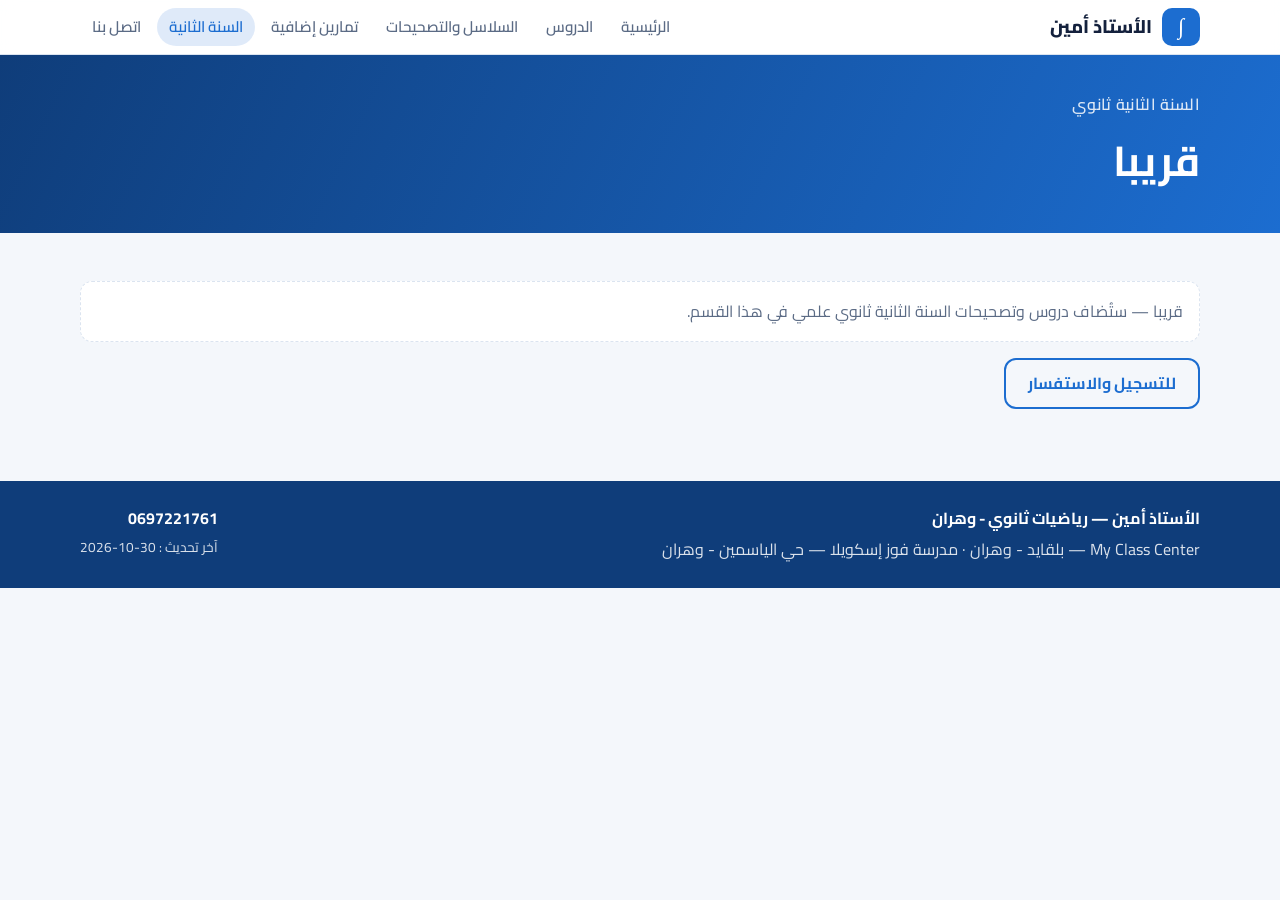
<file: 2as.html>
<!doctype html>
<html lang="ar" dir="rtl">
<head>
  <meta charset="utf-8">
  <meta name="viewport" content="width=device-width, initial-scale=1">
  <title>السنة الثانية ثانوي — الأستاذ أمين</title>
  <meta name="description" content="دروس مصوّرة، سلاسل تمارين وتصحيحات نموذجية لتلاميذ السنة الثالثة ثانوي — بكالوريا 2027">
  <link rel="preconnect" href="https://fonts.googleapis.com">
  <link rel="preconnect" href="https://fonts.gstatic.com" crossorigin>
  <link rel="stylesheet" href="https://fonts.googleapis.com/css2?family=Cairo:wght@400;600;800&display=swap">
  <link rel="stylesheet" href="assets/style.css">
</head>
<body>
<header class="entete">
  <div class="conteneur entete-in">
    <a class="logo" href="index.html"><span class="logo-sym">∫</span><span>الأستاذ أمين</span></a>
    <nav class="menu" aria-label="القائمة الرئيسية">
      <a href="index.html" >الرئيسية</a>
      <a href="index.html#cours" >الدروس</a>
      <a href="sujets.html" >السلاسل والتصحيحات</a>
      <a href="extras.html" >تمارين إضافية</a>
      <a href="2as.html" class="actif">السنة الثانية</a>
      <a href="contact.html" >اتصل بنا</a>
    </nav>
  </div>
</header>
<main>
<section class="bandeau-page">
  <div class="conteneur"><p class="surtitre">السنة الثانية ثانوي</p><h1>قريبا</h1></div>
</section>
<section class="conteneur bloc">
  <p class="vide">قريبا — ستُضاف دروس وتصحيحات السنة الثانية ثانوي علمي في هذا القسم.</p>
  <p><a class="btn btn-contour" href="contact.html">للتسجيل والاستفسار</a></p>
</section>
</main>
<footer class="pied">
  <div class="conteneur pied-in">
    <div>
      <strong>الأستاذ أمين — رياضيات ثانوي - وهران</strong>
      <p>My Class Center — بلقايد - وهران · مدرسة فوز إسكويلا — حي الياسمين - وهران</p>
    </div>
    <div>
      <a href="tel:0697221761" dir="ltr">0697221761</a>
      <p class="petit">آخر تحديث : <span dir="ltr">2026-10-30</span></p>
    </div>
  </div>
</footer>
<script src="assets/site.js" defer></script>
</body>
</html>
</file>
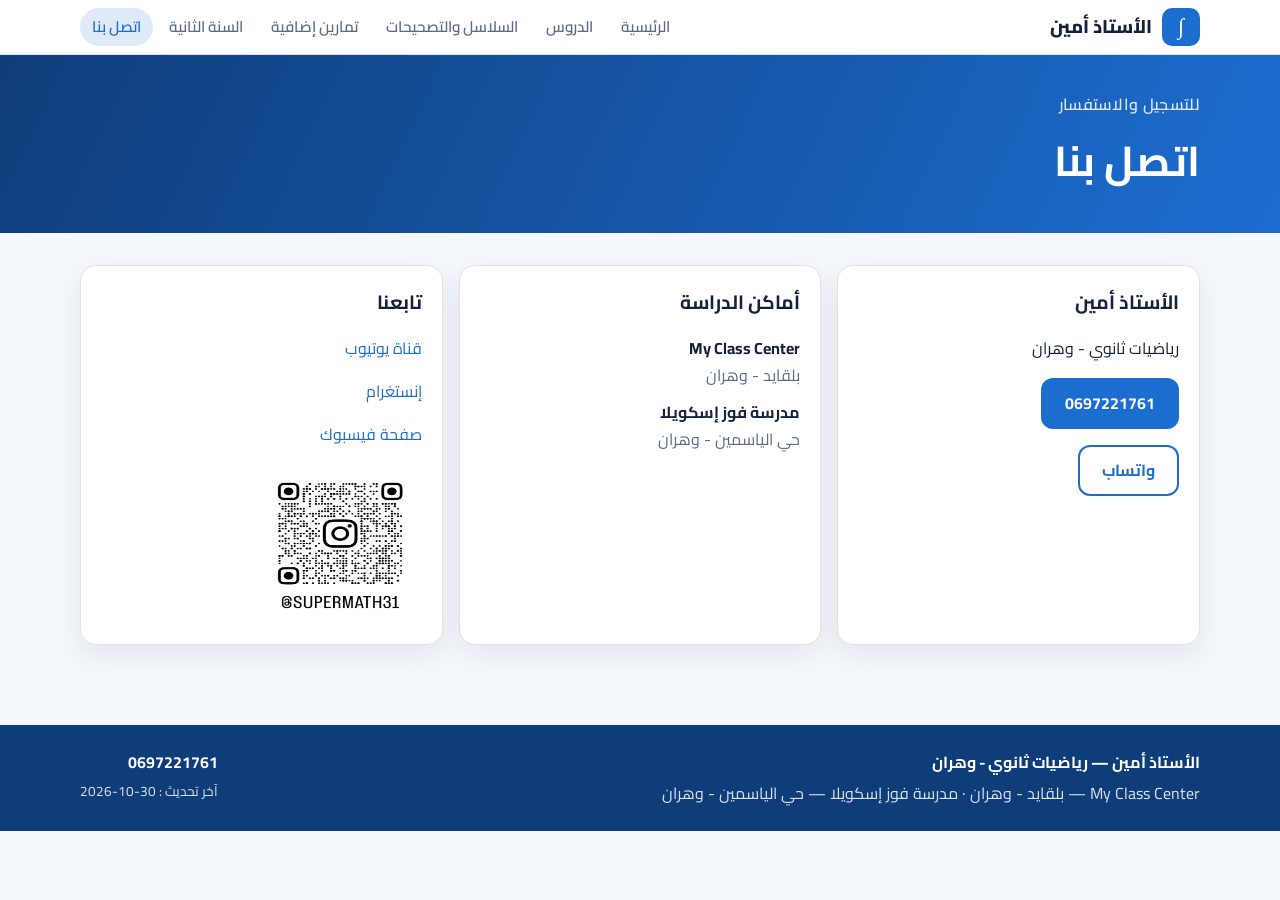
<file: contact.html>
<!doctype html>
<html lang="ar" dir="rtl">
<head>
  <meta charset="utf-8">
  <meta name="viewport" content="width=device-width, initial-scale=1">
  <title>اتصل بنا — الأستاذ أمين</title>
  <meta name="description" content="دروس مصوّرة، سلاسل تمارين وتصحيحات نموذجية لتلاميذ السنة الثالثة ثانوي — بكالوريا 2027">
  <link rel="preconnect" href="https://fonts.googleapis.com">
  <link rel="preconnect" href="https://fonts.gstatic.com" crossorigin>
  <link rel="stylesheet" href="https://fonts.googleapis.com/css2?family=Cairo:wght@400;600;800&display=swap">
  <link rel="stylesheet" href="assets/style.css">
</head>
<body>
<header class="entete">
  <div class="conteneur entete-in">
    <a class="logo" href="index.html"><span class="logo-sym">∫</span><span>الأستاذ أمين</span></a>
    <nav class="menu" aria-label="القائمة الرئيسية">
      <a href="index.html" >الرئيسية</a>
      <a href="index.html#cours" >الدروس</a>
      <a href="sujets.html" >السلاسل والتصحيحات</a>
      <a href="extras.html" >تمارين إضافية</a>
      <a href="2as.html" >السنة الثانية</a>
      <a href="contact.html" class="actif">اتصل بنا</a>
    </nav>
  </div>
</header>
<main>
<section class="bandeau-page">
  <div class="conteneur"><p class="surtitre">للتسجيل والاستفسار</p><h1>اتصل بنا</h1></div>
</section>
<section class="conteneur bloc contact">
  <div class="contact-carte">
    <h2>الأستاذ أمين</h2>
    <p>رياضيات ثانوي - وهران</p>
    <p><a class="btn btn-plein" href="tel:0697221761" dir="ltr">0697221761</a></p>
    <p><a class="btn btn-contour" href="https://wa.me/213697221761" target="_blank" rel="noopener">واتساب</a></p>
  </div>
  <div class="contact-carte">
    <h2>أماكن الدراسة</h2>
    <ul class="ecoles">
<li><strong>My Class Center</strong><span>بلقايد - وهران</span></li><li><strong>مدرسة فوز إسكويلا</strong><span>حي الياسمين - وهران</span></li>    </ul>
  </div>
  <div class="contact-carte">
    <h2>تابعنا</h2>
    <p><a href="https://www.youtube.com/@supermab4147" target="_blank" rel="noopener">قناة يوتيوب</a></p>
<p><a href="https://www.instagram.com/supermath31/" target="_blank" rel="noopener">إنستغرام</a></p><p><a href="https://www.facebook.com/MATHfromMAB" target="_blank" rel="noopener">صفحة فيسبوك</a></p><img class="qr" src="assets/qr-instagram.png" alt="رمز QR لحساب إنستغرام" width="160" height="160">  </div>
</section>
</main>
<footer class="pied">
  <div class="conteneur pied-in">
    <div>
      <strong>الأستاذ أمين — رياضيات ثانوي - وهران</strong>
      <p>My Class Center — بلقايد - وهران · مدرسة فوز إسكويلا — حي الياسمين - وهران</p>
    </div>
    <div>
      <a href="tel:0697221761" dir="ltr">0697221761</a>
      <p class="petit">آخر تحديث : <span dir="ltr">2026-10-30</span></p>
    </div>
  </div>
</footer>
<script src="assets/site.js" defer></script>
</body>
</html>
</file>
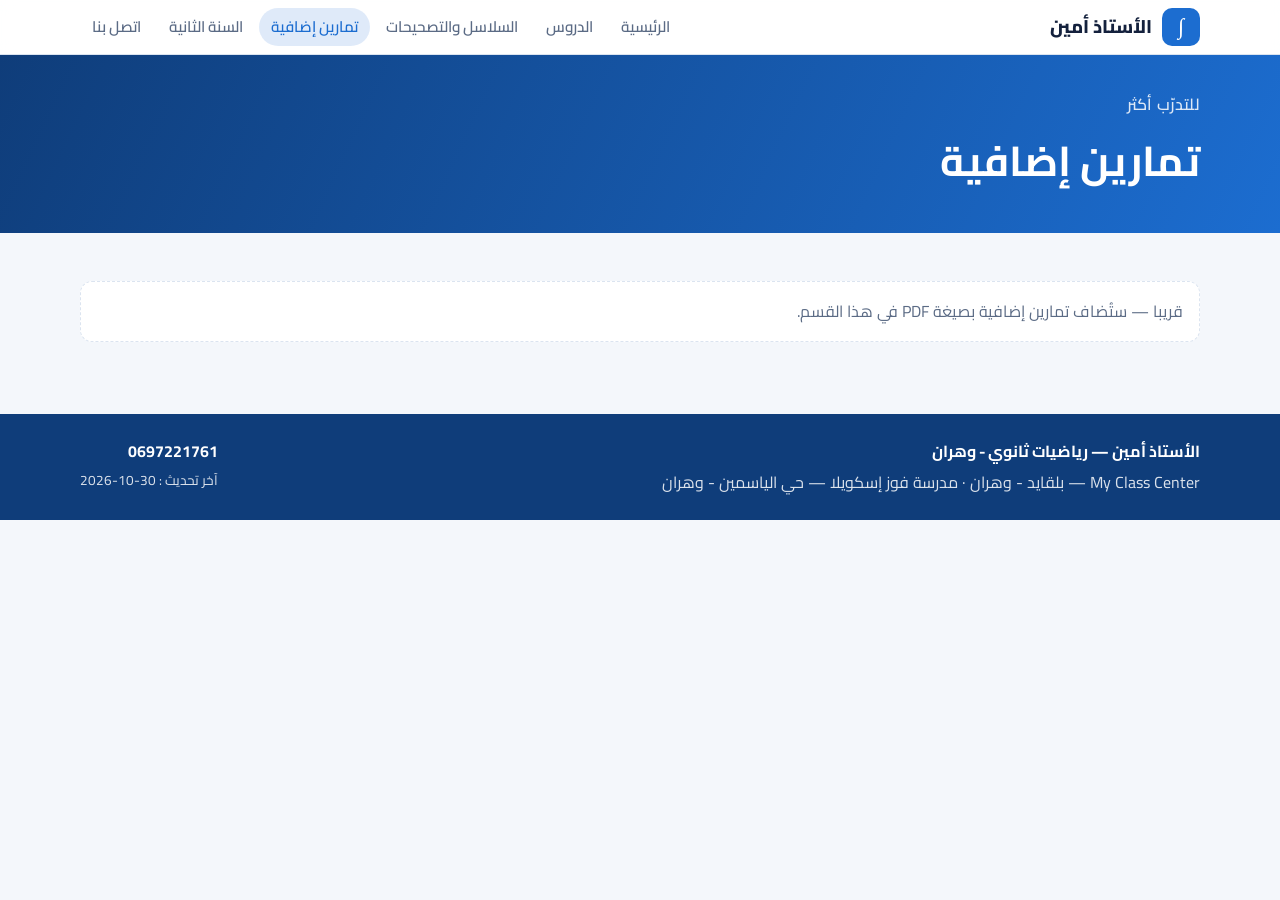
<file: extras.html>
<!doctype html>
<html lang="ar" dir="rtl">
<head>
  <meta charset="utf-8">
  <meta name="viewport" content="width=device-width, initial-scale=1">
  <title>تمارين إضافية — الأستاذ أمين</title>
  <meta name="description" content="دروس مصوّرة، سلاسل تمارين وتصحيحات نموذجية لتلاميذ السنة الثالثة ثانوي — بكالوريا 2027">
  <link rel="preconnect" href="https://fonts.googleapis.com">
  <link rel="preconnect" href="https://fonts.gstatic.com" crossorigin>
  <link rel="stylesheet" href="https://fonts.googleapis.com/css2?family=Cairo:wght@400;600;800&display=swap">
  <link rel="stylesheet" href="assets/style.css">
</head>
<body>
<header class="entete">
  <div class="conteneur entete-in">
    <a class="logo" href="index.html"><span class="logo-sym">∫</span><span>الأستاذ أمين</span></a>
    <nav class="menu" aria-label="القائمة الرئيسية">
      <a href="index.html" >الرئيسية</a>
      <a href="index.html#cours" >الدروس</a>
      <a href="sujets.html" >السلاسل والتصحيحات</a>
      <a href="extras.html" class="actif">تمارين إضافية</a>
      <a href="2as.html" >السنة الثانية</a>
      <a href="contact.html" >اتصل بنا</a>
    </nav>
  </div>
</header>
<main>
<section class="bandeau-page">
  <div class="conteneur"><p class="surtitre">للتدرّب أكثر</p><h1>تمارين إضافية</h1></div>
</section>
<section class="conteneur bloc">
  <p class="vide">قريبا — ستُضاف تمارين إضافية بصيغة PDF في هذا القسم.</p>
</section>
</main>
<footer class="pied">
  <div class="conteneur pied-in">
    <div>
      <strong>الأستاذ أمين — رياضيات ثانوي - وهران</strong>
      <p>My Class Center — بلقايد - وهران · مدرسة فوز إسكويلا — حي الياسمين - وهران</p>
    </div>
    <div>
      <a href="tel:0697221761" dir="ltr">0697221761</a>
      <p class="petit">آخر تحديث : <span dir="ltr">2026-10-30</span></p>
    </div>
  </div>
</footer>
<script src="assets/site.js" defer></script>
</body>
</html>
</file>
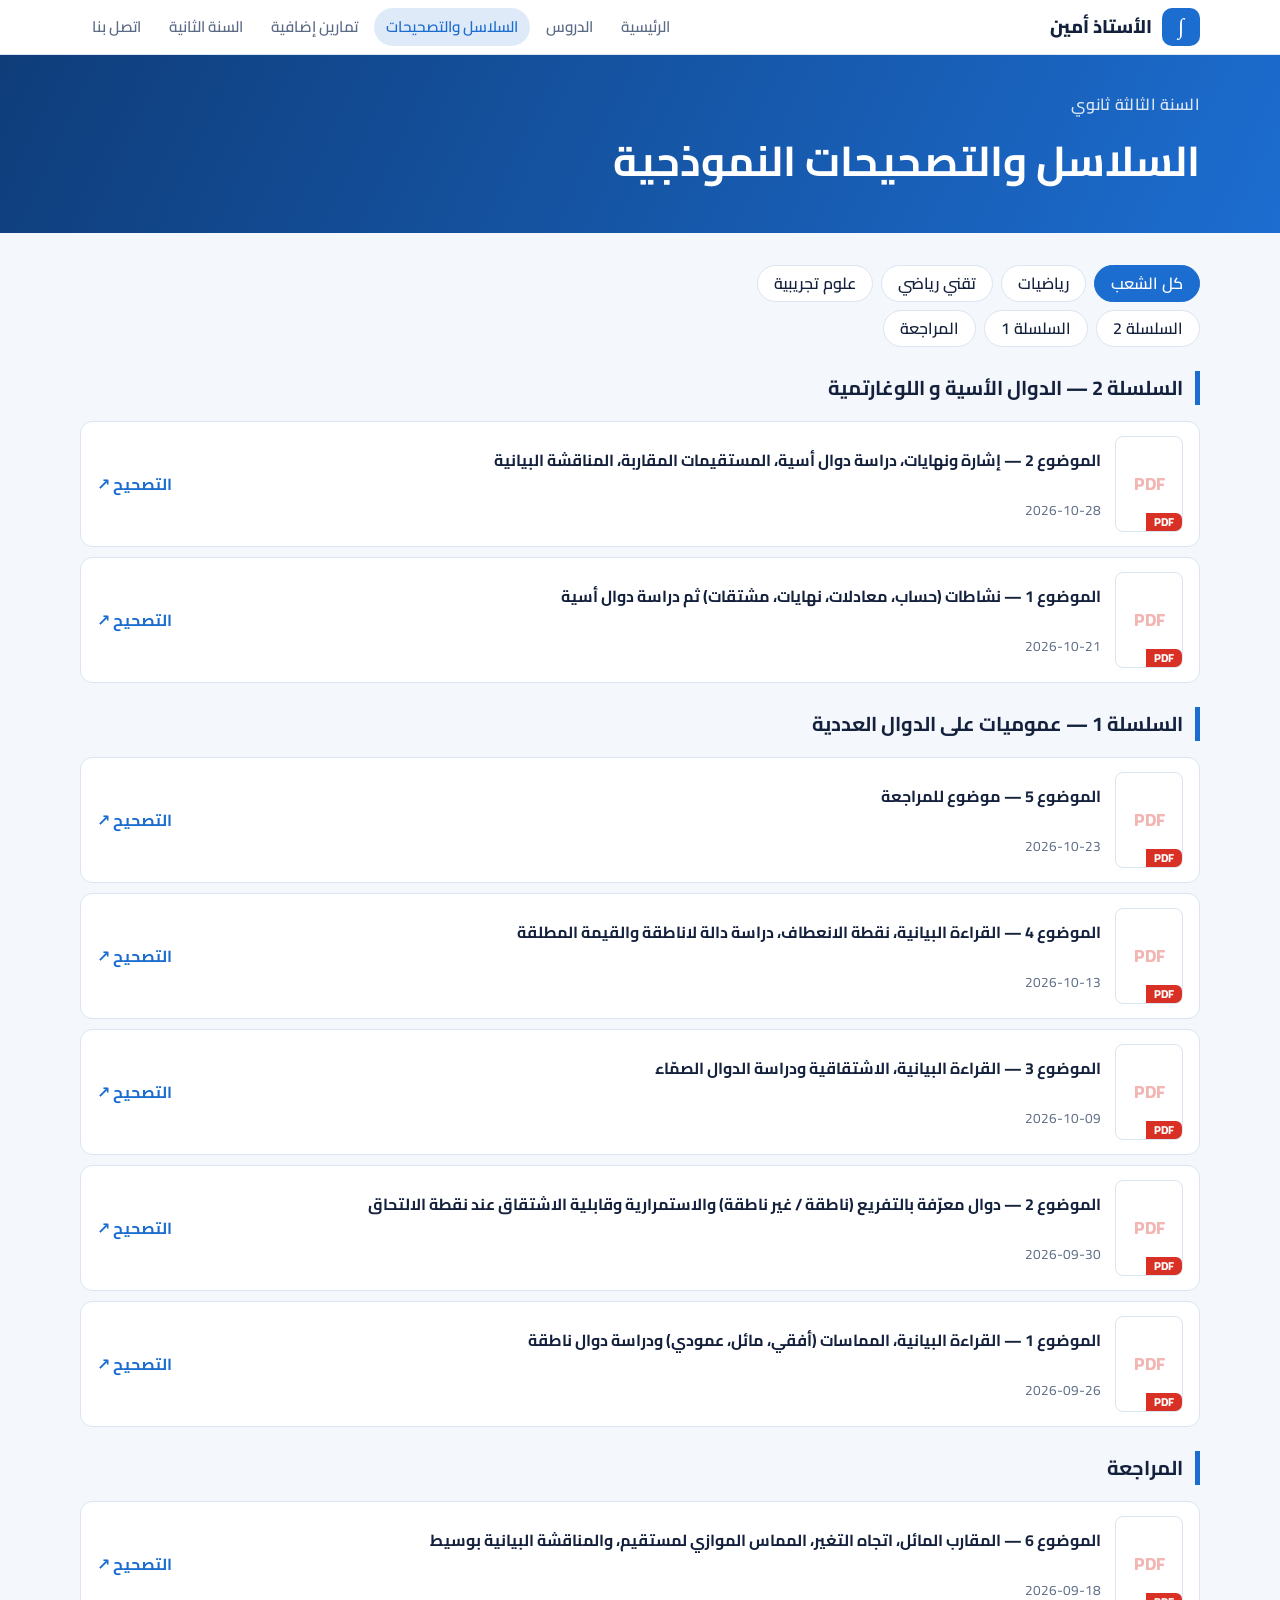
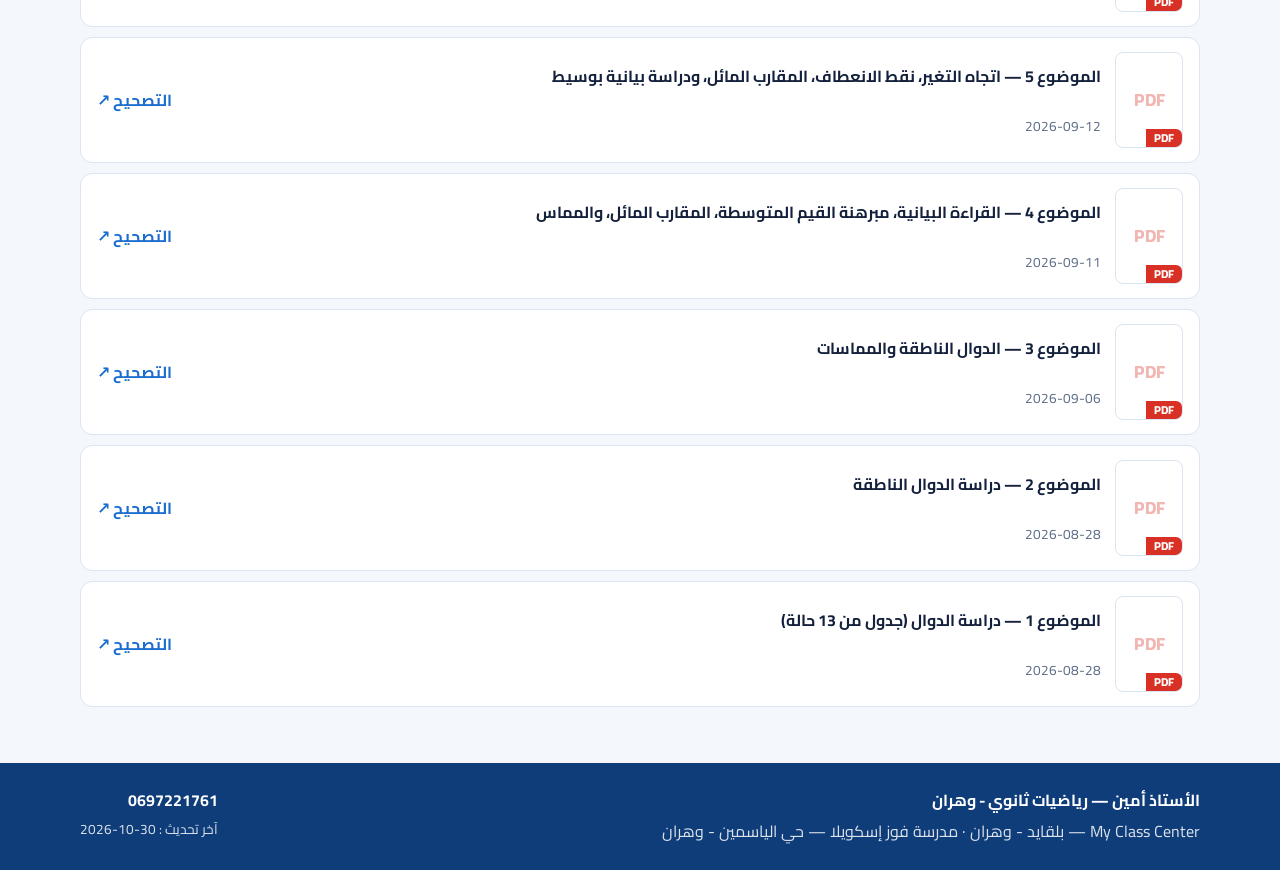
<file: sujets.html>
<!doctype html>
<html lang="ar" dir="rtl">
<head>
  <meta charset="utf-8">
  <meta name="viewport" content="width=device-width, initial-scale=1">
  <title>السلاسل والتصحيحات — الأستاذ أمين</title>
  <meta name="description" content="دروس مصوّرة، سلاسل تمارين وتصحيحات نموذجية لتلاميذ السنة الثالثة ثانوي — بكالوريا 2027">
  <link rel="preconnect" href="https://fonts.googleapis.com">
  <link rel="preconnect" href="https://fonts.gstatic.com" crossorigin>
  <link rel="stylesheet" href="https://fonts.googleapis.com/css2?family=Cairo:wght@400;600;800&display=swap">
  <link rel="stylesheet" href="assets/style.css">
</head>
<body>
<header class="entete">
  <div class="conteneur entete-in">
    <a class="logo" href="index.html"><span class="logo-sym">∫</span><span>الأستاذ أمين</span></a>
    <nav class="menu" aria-label="القائمة الرئيسية">
      <a href="index.html" >الرئيسية</a>
      <a href="index.html#cours" >الدروس</a>
      <a href="sujets.html" class="actif">السلاسل والتصحيحات</a>
      <a href="extras.html" >تمارين إضافية</a>
      <a href="2as.html" >السنة الثانية</a>
      <a href="contact.html" >اتصل بنا</a>
    </nav>
  </div>
</header>
<main>
<section class="bandeau-page">
  <div class="conteneur">
    <p class="surtitre">السنة الثالثة ثانوي</p>
    <h1>السلاسل والتصحيحات النموذجية</h1>
  </div>
</section>
<section class="conteneur bloc">
  <div class="filtres" data-filtres>
    <div class="groupe" data-cle="filiere">
      <button class="chip actif" type="button" data-val="">كل الشعب</button>
      <button class="chip" type="button" data-val="3AS-math">رياضيات</button>
      <button class="chip" type="button" data-val="3AS-technique-math">تقني رياضي</button>
      <button class="chip" type="button" data-val="3AS-sciences-exp">علوم تجريبية</button>
    </div>
  </div>
  <nav class="index-series" aria-label="فهرس السلاسل">
<a class="chip" href="#serie-2">السلسلة 2</a><a class="chip" href="#serie-1">السلسلة 1</a><a class="chip" href="#serie-0">المراجعة</a>  </nav>
  <section class="serie" id="serie-2" data-serie>
    <h2>السلسلة 2 — الدوال الأسية و اللوغارتمية</h2>
    <div class="liste-corriges">
<a class="corrige" href="https://drive.google.com/file/d/1rJ5fZTteN9p4BSSVF-n_n58i9sBuW6Dc/view" target="_blank" rel="noopener" data-filieres="3AS-math 3AS-technique-math 3AS-sciences-exp">
  <span class="vignette"><img src="https://drive.google.com/thumbnail?id=1rJ5fZTteN9p4BSSVF-n_n58i9sBuW6Dc&amp;sz=w240" alt="" loading="lazy" referrerpolicy="no-referrer" onerror="this.remove()"><span class="type-tag type-pdf">PDF</span></span>

  <span class="corrige-titre">الموضوع 2 — إشارة ونهايات، دراسة دوال أسية، المستقيمات المقاربة، المناقشة البيانية</span>
  <span class="corrige-meta">
    <span class="date" dir="ltr">2026-10-28</span>
  </span>
  <span class="corrige-cta">التصحيح ↗</span>
</a>
<a class="corrige" href="https://drive.google.com/file/d/1Vlg7BuARSrt3bUcckXv2Ttqhgp7Tem4H/view" target="_blank" rel="noopener" data-filieres="3AS-math 3AS-technique-math 3AS-sciences-exp">
  <span class="vignette"><img src="https://drive.google.com/thumbnail?id=1Vlg7BuARSrt3bUcckXv2Ttqhgp7Tem4H&amp;sz=w240" alt="" loading="lazy" referrerpolicy="no-referrer" onerror="this.remove()"><span class="type-tag type-pdf">PDF</span></span>

  <span class="corrige-titre">الموضوع 1 — نشاطات (حساب، معادلات، نهايات، مشتقات) ثم دراسة دوال أسية</span>
  <span class="corrige-meta">
    <span class="date" dir="ltr">2026-10-21</span>
  </span>
  <span class="corrige-cta">التصحيح ↗</span>
</a>
    </div>
  </section>
  <section class="serie" id="serie-1" data-serie>
    <h2>السلسلة 1 — عموميات على الدوال العددية</h2>
    <div class="liste-corriges">
<a class="corrige" href="https://drive.google.com/file/d/1geIVAj78iwYahqQzGIlBDUOFas4RTYDR/view" target="_blank" rel="noopener" data-filieres="3AS-math 3AS-technique-math 3AS-sciences-exp">
  <span class="vignette"><img src="https://drive.google.com/thumbnail?id=1geIVAj78iwYahqQzGIlBDUOFas4RTYDR&amp;sz=w240" alt="" loading="lazy" referrerpolicy="no-referrer" onerror="this.remove()"><span class="type-tag type-pdf">PDF</span></span>

  <span class="corrige-titre">الموضوع 5 — موضوع للمراجعة</span>
  <span class="corrige-meta">
    <span class="date" dir="ltr">2026-10-23</span>
  </span>
  <span class="corrige-cta">التصحيح ↗</span>
</a>
<a class="corrige" href="https://drive.google.com/file/d/1xxnQLzngArpWGBV4R_AImhiWi5BN0XKc/view" target="_blank" rel="noopener" data-filieres="3AS-math 3AS-technique-math 3AS-sciences-exp">
  <span class="vignette"><img src="https://drive.google.com/thumbnail?id=1xxnQLzngArpWGBV4R_AImhiWi5BN0XKc&amp;sz=w240" alt="" loading="lazy" referrerpolicy="no-referrer" onerror="this.remove()"><span class="type-tag type-pdf">PDF</span></span>

  <span class="corrige-titre">الموضوع 4 — القراءة البيانية، نقطة الانعطاف، دراسة دالة لاناطقة والقيمة المطلقة</span>
  <span class="corrige-meta">
    <span class="date" dir="ltr">2026-10-13</span>
  </span>
  <span class="corrige-cta">التصحيح ↗</span>
</a>
<a class="corrige" href="https://drive.google.com/file/d/1IpUvp9wUTed-hj67fgTQBNbyH3UFt0so/view" target="_blank" rel="noopener" data-filieres="3AS-math 3AS-technique-math 3AS-sciences-exp">
  <span class="vignette"><img src="https://drive.google.com/thumbnail?id=1IpUvp9wUTed-hj67fgTQBNbyH3UFt0so&amp;sz=w240" alt="" loading="lazy" referrerpolicy="no-referrer" onerror="this.remove()"><span class="type-tag type-pdf">PDF</span></span>

  <span class="corrige-titre">الموضوع 3 — القراءة البيانية، الاشتقاقية ودراسة الدوال الصمّاء</span>
  <span class="corrige-meta">
    <span class="date" dir="ltr">2026-10-09</span>
  </span>
  <span class="corrige-cta">التصحيح ↗</span>
</a>
<a class="corrige" href="https://drive.google.com/file/d/1cs9FyNjvlg5YGVZncfrLssRtLgVOdQhU/view" target="_blank" rel="noopener" data-filieres="3AS-math 3AS-technique-math 3AS-sciences-exp">
  <span class="vignette"><img src="https://drive.google.com/thumbnail?id=1cs9FyNjvlg5YGVZncfrLssRtLgVOdQhU&amp;sz=w240" alt="" loading="lazy" referrerpolicy="no-referrer" onerror="this.remove()"><span class="type-tag type-pdf">PDF</span></span>

  <span class="corrige-titre">الموضوع 2 — دوال معرّفة بالتفريع (ناطقة / غير ناطقة) والاستمرارية وقابلية الاشتقاق عند نقطة الالتحاق</span>
  <span class="corrige-meta">
    <span class="date" dir="ltr">2026-09-30</span>
  </span>
  <span class="corrige-cta">التصحيح ↗</span>
</a>
<a class="corrige" href="https://drive.google.com/file/d/15rQOBomvVucuuh8Hwt8wIWRkWXZOtxdc/view" target="_blank" rel="noopener" data-filieres="3AS-math 3AS-technique-math 3AS-sciences-exp">
  <span class="vignette"><img src="https://drive.google.com/thumbnail?id=15rQOBomvVucuuh8Hwt8wIWRkWXZOtxdc&amp;sz=w240" alt="" loading="lazy" referrerpolicy="no-referrer" onerror="this.remove()"><span class="type-tag type-pdf">PDF</span></span>

  <span class="corrige-titre">الموضوع 1 — القراءة البيانية، المماسات (أفقي، مائل، عمودي) ودراسة دوال ناطقة</span>
  <span class="corrige-meta">
    <span class="date" dir="ltr">2026-09-26</span>
  </span>
  <span class="corrige-cta">التصحيح ↗</span>
</a>
    </div>
  </section>
  <section class="serie" id="serie-0" data-serie>
    <h2>المراجعة</h2>
    <div class="liste-corriges">
<a class="corrige" href="https://drive.google.com/file/d/1kazW7NfDQWgQQbvQJL8Z-hGVo8NKtDhH/view" target="_blank" rel="noopener" data-filieres="3AS-math 3AS-technique-math 3AS-sciences-exp">
  <span class="vignette"><img src="https://drive.google.com/thumbnail?id=1kazW7NfDQWgQQbvQJL8Z-hGVo8NKtDhH&amp;sz=w240" alt="" loading="lazy" referrerpolicy="no-referrer" onerror="this.remove()"><span class="type-tag type-pdf">PDF</span></span>

  <span class="corrige-titre">الموضوع 6 — المقارب المائل، اتجاه التغير، المماس الموازي لمستقيم، والمناقشة البيانية بوسيط</span>
  <span class="corrige-meta">
    <span class="date" dir="ltr">2026-09-18</span>
  </span>
  <span class="corrige-cta">التصحيح ↗</span>
</a>
<a class="corrige" href="https://drive.google.com/file/d/1UX4yLDE5Vru6LLhPuLkmzNxm_gPoYTU2/view" target="_blank" rel="noopener" data-filieres="3AS-math">
  <span class="vignette"><img src="https://drive.google.com/thumbnail?id=1UX4yLDE5Vru6LLhPuLkmzNxm_gPoYTU2&amp;sz=w240" alt="" loading="lazy" referrerpolicy="no-referrer" onerror="this.remove()"><span class="type-tag type-pdf">PDF</span></span>

  <span class="corrige-titre">الموضوع 5 — اتجاه التغير، نقط الانعطاف، المقارب المائل، ودراسة بيانية بوسيط</span>
  <span class="corrige-meta">
    <span class="date" dir="ltr">2026-09-12</span>
  </span>
  <span class="corrige-cta">التصحيح ↗</span>
</a>
<a class="corrige" href="https://drive.google.com/file/d/1kwEE7yZbVU-lvcWI02rF1lEBIbXtYGQa/view" target="_blank" rel="noopener" data-filieres="3AS-math 3AS-technique-math 3AS-sciences-exp">
  <span class="vignette"><img src="https://drive.google.com/thumbnail?id=1kwEE7yZbVU-lvcWI02rF1lEBIbXtYGQa&amp;sz=w240" alt="" loading="lazy" referrerpolicy="no-referrer" onerror="this.remove()"><span class="type-tag type-pdf">PDF</span></span>

  <span class="corrige-titre">الموضوع 4 — القراءة البيانية، مبرهنة القيم المتوسطة، المقارب المائل، والمماس</span>
  <span class="corrige-meta">
    <span class="date" dir="ltr">2026-09-11</span>
  </span>
  <span class="corrige-cta">التصحيح ↗</span>
</a>
<a class="corrige" href="https://drive.google.com/file/d/1XSIoN7LYx6KFQBkjkBWM3w0Z78L0dGEq/view" target="_blank" rel="noopener" data-filieres="3AS-math 3AS-technique-math 3AS-sciences-exp">
  <span class="vignette"><img src="https://drive.google.com/thumbnail?id=1XSIoN7LYx6KFQBkjkBWM3w0Z78L0dGEq&amp;sz=w240" alt="" loading="lazy" referrerpolicy="no-referrer" onerror="this.remove()"><span class="type-tag type-pdf">PDF</span></span>

  <span class="corrige-titre">الموضوع 3 — الدوال الناطقة والمماسات</span>
  <span class="corrige-meta">
    <span class="date" dir="ltr">2026-09-06</span>
  </span>
  <span class="corrige-cta">التصحيح ↗</span>
</a>
<a class="corrige" href="https://drive.google.com/file/d/1VeUZmOMnUxNMlqOx5YWVPxO-4t7Y4Pwp/view" target="_blank" rel="noopener" data-filieres="3AS-math 3AS-technique-math 3AS-sciences-exp">
  <span class="vignette"><img src="https://drive.google.com/thumbnail?id=1VeUZmOMnUxNMlqOx5YWVPxO-4t7Y4Pwp&amp;sz=w240" alt="" loading="lazy" referrerpolicy="no-referrer" onerror="this.remove()"><span class="type-tag type-pdf">PDF</span></span>

  <span class="corrige-titre">الموضوع 2 — دراسة الدوال الناطقة</span>
  <span class="corrige-meta">
    <span class="date" dir="ltr">2026-08-28</span>
  </span>
  <span class="corrige-cta">التصحيح ↗</span>
</a>
<a class="corrige" href="https://drive.google.com/file/d/1NbehetuCLGOvEuqT-4JakhjfHeSigSVD/view" target="_blank" rel="noopener" data-filieres="3AS-math 3AS-technique-math 3AS-sciences-exp">
  <span class="vignette"><img src="https://drive.google.com/thumbnail?id=1NbehetuCLGOvEuqT-4JakhjfHeSigSVD&amp;sz=w240" alt="" loading="lazy" referrerpolicy="no-referrer" onerror="this.remove()"><span class="type-tag type-pdf">PDF</span></span>

  <span class="corrige-titre">الموضوع 1 — دراسة الدوال (جدول من 13 حالة)</span>
  <span class="corrige-meta">
    <span class="date" dir="ltr">2026-08-28</span>
  </span>
  <span class="corrige-cta">التصحيح ↗</span>
</a>
    </div>
  </section>
  <p class="vide" data-aucun hidden>لا توجد نتائج لهذا الاختيار.</p>
</section>
</main>
<footer class="pied">
  <div class="conteneur pied-in">
    <div>
      <strong>الأستاذ أمين — رياضيات ثانوي - وهران</strong>
      <p>My Class Center — بلقايد - وهران · مدرسة فوز إسكويلا — حي الياسمين - وهران</p>
    </div>
    <div>
      <a href="tel:0697221761" dir="ltr">0697221761</a>
      <p class="petit">آخر تحديث : <span dir="ltr">2026-10-30</span></p>
    </div>
  </div>
</footer>
<script src="assets/site.js" defer></script>
</body>
</html>
</file>
<file: assets/style.css>
:root {
  --accent: #1C6DD0; --accent-fonce: #0f3d7a; --valid: #1B9C6B; --alerte: #D2452B;
  --fond: #f4f7fb; --carte: #ffffff; --encre: #14213d; --doux: #5b6b85; --bord: #dbe4f0;
  --ombre: 0 10px 28px rgba(20, 33, 61, .08);
}
@media (prefers-color-scheme: dark) {
  :root {
    --accent: #5aa0f2; --accent-fonce: #12305c; --valid: #45c796; --alerte: #ff7a5c;
    --fond: #0e1626; --carte: #16213a; --encre: #eaf0fb; --doux: #9aaccb; --bord: #26365a;
    --ombre: 0 10px 28px rgba(0, 0, 0, .4);
  }
}
* { box-sizing: border-box; }
html { scroll-behavior: smooth; }
body { margin: 0; background: var(--fond); color: var(--encre); font-family: 'Cairo', 'Dubai', system-ui, sans-serif; line-height: 1.7; }
a { color: var(--accent); text-decoration: none; }
img { max-width: 100%; display: block; }
[hidden] { display: none !important; }
.conteneur { width: min(1120px, 100% - 32px); margin-inline: auto; }

/* En-tête */
.entete { position: sticky; top: 0; z-index: 10; background: color-mix(in srgb, var(--carte) 92%, transparent); backdrop-filter: blur(8px); border-bottom: 1px solid var(--bord); }
.entete-in { display: flex; align-items: center; justify-content: space-between; gap: 12px; flex-wrap: wrap; padding: 8px 0; }
.logo { display: flex; align-items: center; gap: 10px; font-weight: 800; font-size: 1.15rem; color: var(--encre); }
.logo-sym { display: grid; place-items: center; width: 38px; height: 38px; border-radius: 10px; background: var(--accent); color: #fff; font-size: 1.4rem; font-family: serif; }
.menu { display: flex; gap: 4px; flex-wrap: wrap; }
.menu a { padding: 6px 12px; border-radius: 999px; color: var(--doux); font-weight: 600; font-size: .95rem; }
.menu a:hover, .menu a.actif { background: color-mix(in srgb, var(--accent) 14%, transparent); color: var(--accent); }

/* Hero */
.hero { position: relative; overflow: hidden; color: #fff; background: linear-gradient(115deg, var(--accent-fonce) 0%, #1C6DD0 62%, #3b8ae6 100%); }
.hero::before { content: "∫  Σ  π  lim  √  f′(x)  ∞  ∫  Σ  π"; position: absolute; inset: 0 -5% auto; direction: ltr; white-space: nowrap; font: 700 6rem/1.2 serif; opacity: .07; letter-spacing: .5em; pointer-events: none; }
.hero-in { position: relative; padding: clamp(48px, 9vw, 112px) 0; }
.surtitre { margin: 0 0 8px; font-weight: 600; opacity: .85; letter-spacing: .02em; }
.hero h1 { margin: 0 0 12px; font-size: clamp(2.2rem, 7vw, 4rem); line-height: 1.15; font-weight: 800; }
.hero h1 span { font-weight: 600; opacity: .9; font-size: .6em; }
.hero-texte { max-width: 560px; font-size: 1.1rem; opacity: .95; }
.hero-actions { display: flex; gap: 12px; flex-wrap: wrap; margin-top: 24px; }
.btn { display: inline-block; padding: 10px 22px; border-radius: 12px; font-weight: 700; border: 2px solid transparent; }
.btn-plein { background: #fff; color: #0f3d7a; }
.btn-contour { border-color: currentColor; color: inherit; }
.hero .btn-contour { color: #fff; }
.bloc .btn-plein, .contact-carte .btn-plein { background: var(--accent); color: #fff; }
.bloc .btn-contour, .contact-carte .btn-contour { color: var(--accent); }

/* Blocs */
.bloc { padding: 32px 0 8px; }
.bloc h2 { margin: 0 0 16px; font-size: 1.5rem; border-inline-start: 5px solid var(--accent); padding-inline-start: 12px; }
.bandeau-page { background: linear-gradient(115deg, var(--accent-fonce), #1C6DD0); color: #fff; padding: 36px 0; }
.bandeau-page h1 { margin: 0; font-size: clamp(1.6rem, 5vw, 2.6rem); }
.vide { color: var(--doux); padding: 16px; background: var(--carte); border: 1px dashed var(--bord); border-radius: 12px; }
.retour { padding: 24px 0 40px; }

/* Annonces */
.annonces { margin-top: 20px; display: grid; gap: 8px; }
.annonce { display: flex; gap: 12px; align-items: center; background: color-mix(in srgb, var(--alerte) 10%, var(--carte)); border: 1px solid color-mix(in srgb, var(--alerte) 40%, var(--bord)); border-radius: 12px; padding: 10px 14px; font-weight: 600; }
.annonce-tag { background: var(--alerte); color: #fff; border-radius: 8px; padding: 0 10px; font-size: .85rem; }

/* Chapitres */
.grille-chapitres { display: grid; grid-template-columns: repeat(auto-fill, minmax(240px, 1fr)); gap: 16px; }
.carte-chapitre { display: grid; gap: 4px; padding: 20px; background: var(--carte); border: 1px solid var(--bord); border-radius: 16px; box-shadow: var(--ombre); color: var(--encre); transition: transform .15s, border-color .15s; }
.carte-chapitre:hover { transform: translateY(-3px); border-color: var(--accent); }
.chapitre-num { color: var(--accent); font-weight: 800; font-size: .9rem; }
.chapitre-nom { font-size: 1.25rem; font-weight: 800; }
.chapitre-stat { color: var(--doux); font-size: .9rem; }

/* Vidéos */
.grille-videos { display: grid; grid-template-columns: repeat(auto-fill, minmax(280px, 1fr)); gap: 16px; }
.video-lazy { position: relative; padding: 0; border: 1px solid var(--bord); border-radius: 14px; overflow: hidden; background: var(--carte); cursor: pointer; text-align: start; font: inherit; color: inherit; box-shadow: var(--ombre); }
.video-lazy img { width: 100%; aspect-ratio: 16 / 9; object-fit: cover; }
.video-lazy .play { position: absolute; inset-inline-start: 50%; top: 32%; transform: translate(50%, -50%); width: 56px; height: 56px; display: grid; place-items: center; border-radius: 50%; background: rgba(28, 109, 208, .92); color: #fff; font-size: 1.3rem; }
.video-titre { display: block; padding: 10px 14px 14px; font-weight: 600; }
.video-frame { width: 100%; aspect-ratio: 16 / 9; border: 0; border-radius: 14px; background: #000; }

/* Dernières vidéos par playlist */
.derniers { display: grid; grid-template-columns: repeat(auto-fill, minmax(300px, 1fr)); gap: 20px; }
.dernier { display: grid; gap: 8px; align-content: start; }
.dernier-chap { margin: 0; font-weight: 800; }
.voir-tout { display: inline-block; padding: 8px 14px; border-radius: 10px; background: color-mix(in srgb, var(--accent) 12%, var(--carte)); font-weight: 700; text-align: center; }
.voir-tout:hover { background: var(--accent); color: #fff; }

/* Corrigés */
.liste-corriges { display: grid; gap: 10px; }
.corrige { display: grid; grid-template-columns: auto 1fr auto; gap: 4px 14px; align-items: center; padding: 14px 16px; background: var(--carte); border: 1px solid var(--bord); border-radius: 12px; color: var(--encre); }
.corrige:hover { border-color: var(--accent); }
.corrige-titre { grid-column: 2; font-weight: 700; }
.corrige-meta { grid-column: 2; display: flex; gap: 10px; align-items: center; color: var(--doux); font-size: .85rem; }
.corrige-cta { grid-row: 1 / span 2; grid-column: 3; color: var(--accent); font-weight: 700; white-space: nowrap; }
.badge { padding: 0 10px; border-radius: 999px; color: #fff; font-size: .8rem; font-weight: 600; }
.badge-bleu { background: var(--accent); } .badge-vert { background: var(--valid); }
.serie { margin-top: 24px; scroll-margin-top: 80px; }
.serie h2 { font-size: 1.25rem; }
.sous-titre { margin: 16px 0 8px; font-size: 1rem; color: var(--doux); }
.filtres { display: grid; gap: 10px; margin-bottom: 8px; }
.groupe, .index-series { display: flex; gap: 8px; flex-wrap: wrap; }
.index-series { margin: 8px 0 4px; }
.chip { display: inline-block; border: 1px solid var(--bord); background: var(--carte); color: var(--encre); border-radius: 999px; padding: 4px 16px; font: inherit; font-weight: 600; cursor: pointer; }
.chip.actif, .index-series .chip:hover { background: var(--accent); border-color: var(--accent); color: #fff; }

/* Vignettes et étiquettes de type */
.vignette { position: relative; grid-row: 1 / span 2; grid-column: 1; width: 68px; height: 96px; border-radius: 8px; overflow: hidden; border: 1px solid var(--bord); background: #fff; display: grid; place-items: center; }
.vignette::before { content: "PDF"; position: absolute; color: #d93025; font-weight: 800; font-size: 1.1rem; opacity: .35; }
.vignette img { position: relative; width: 100%; height: 100%; object-fit: cover; object-position: top; background: #fff; }
.type-tag { position: absolute; padding: 0 8px; border-radius: 6px; color: #fff; font-size: .72rem; font-weight: 800; line-height: 1.6; }
.type-pdf { inset-inline-start: 0; bottom: 0; border-radius: 0 6px 0 0; background: #d93025; }
.type-video { inset-inline-start: 8px; top: 8px; background: rgba(15, 61, 122, .92); }

/* Fil d'actualité */
.fil { display: grid; gap: 12px; }
.publication { background: var(--carte); border: 1px solid var(--bord); border-radius: 12px; padding: 14px 16px; }
.publication time { color: var(--doux); font-size: .85rem; }
.pub-texte { white-space: pre-line; margin: 6px 0 0; }

/* Contact */
.contact { display: grid; grid-template-columns: repeat(auto-fit, minmax(260px, 1fr)); gap: 16px; padding-bottom: 32px; }
.contact-carte { background: var(--carte); border: 1px solid var(--bord); border-radius: 16px; padding: 20px; box-shadow: var(--ombre); }
.contact-carte h2 { border: 0; padding: 0; font-size: 1.2rem; }
.ecoles { list-style: none; margin: 0; padding: 0; display: grid; gap: 10px; }
.ecoles li { display: grid; }
.ecoles span { color: var(--doux); }
.qr { margin-top: 8px; border-radius: 12px; background: #fff; padding: 8px; }

/* Pied */
.pied { margin-top: 48px; background: var(--accent-fonce); color: #fff; padding: 24px 0; }
.pied a { color: #fff; font-weight: 700; }
.pied-in { display: flex; justify-content: space-between; gap: 16px; flex-wrap: wrap; }
.pied p { margin: 4px 0 0; opacity: .85; }
.petit { font-size: .85rem; }

@media (max-width: 560px) {
  .menu a { padding: 4px 10px; font-size: .88rem; }
  .corrige { grid-template-columns: auto 1fr; }
  .corrige-cta { grid-row: auto; grid-column: 2; }
  .vignette { width: 56px; height: 78px; }
}
</file>
